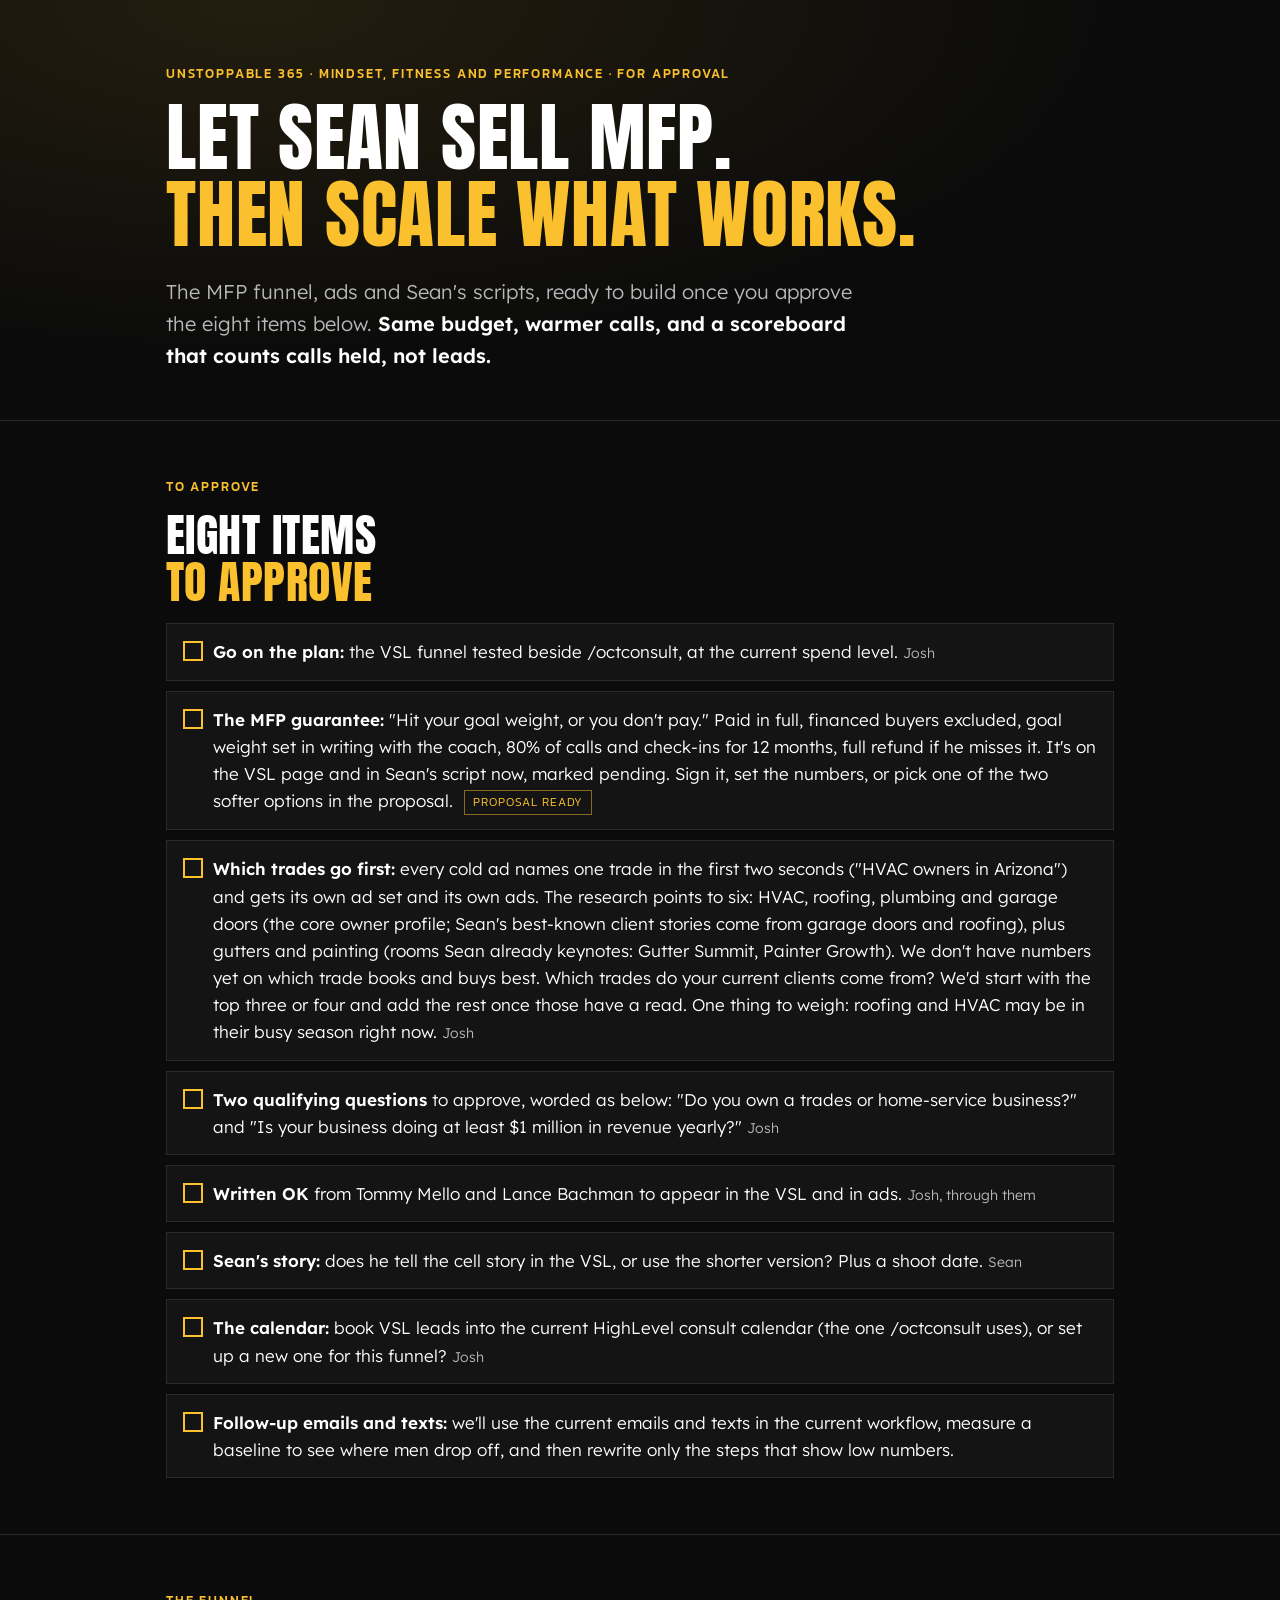
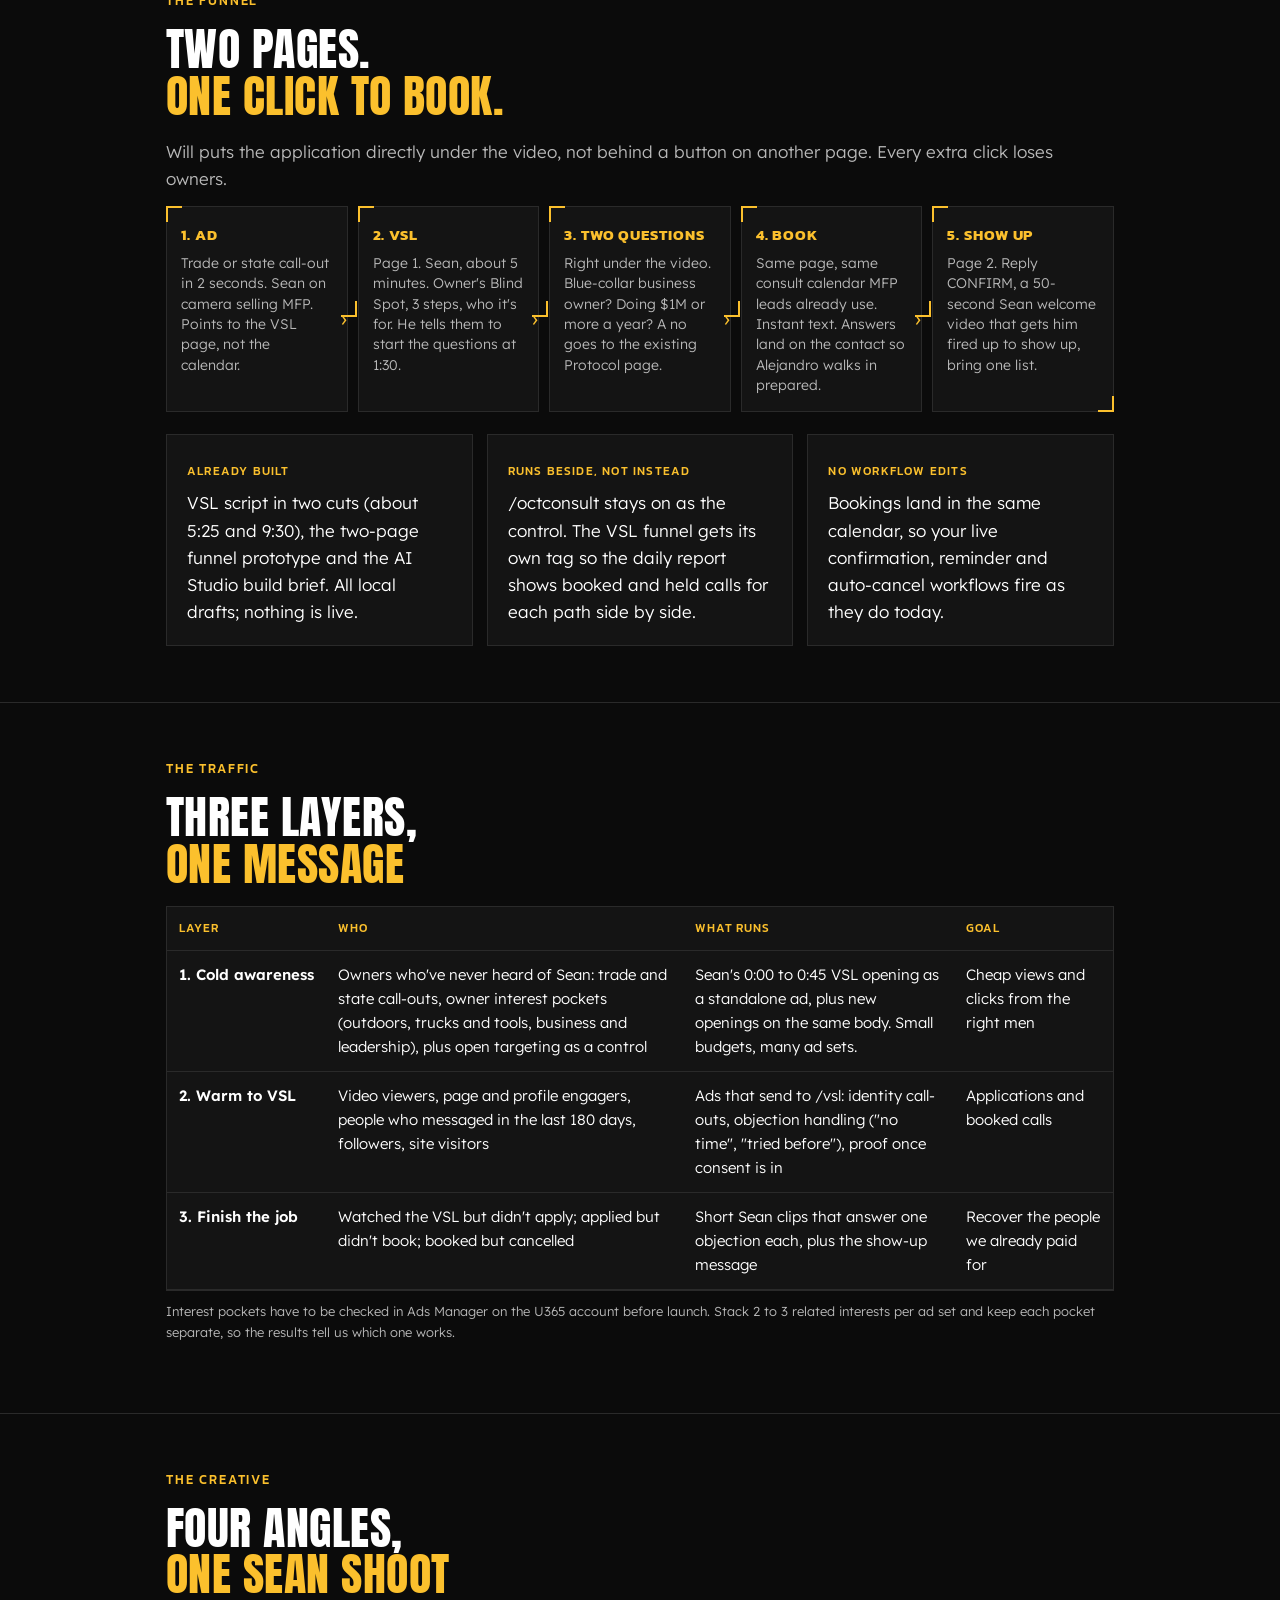
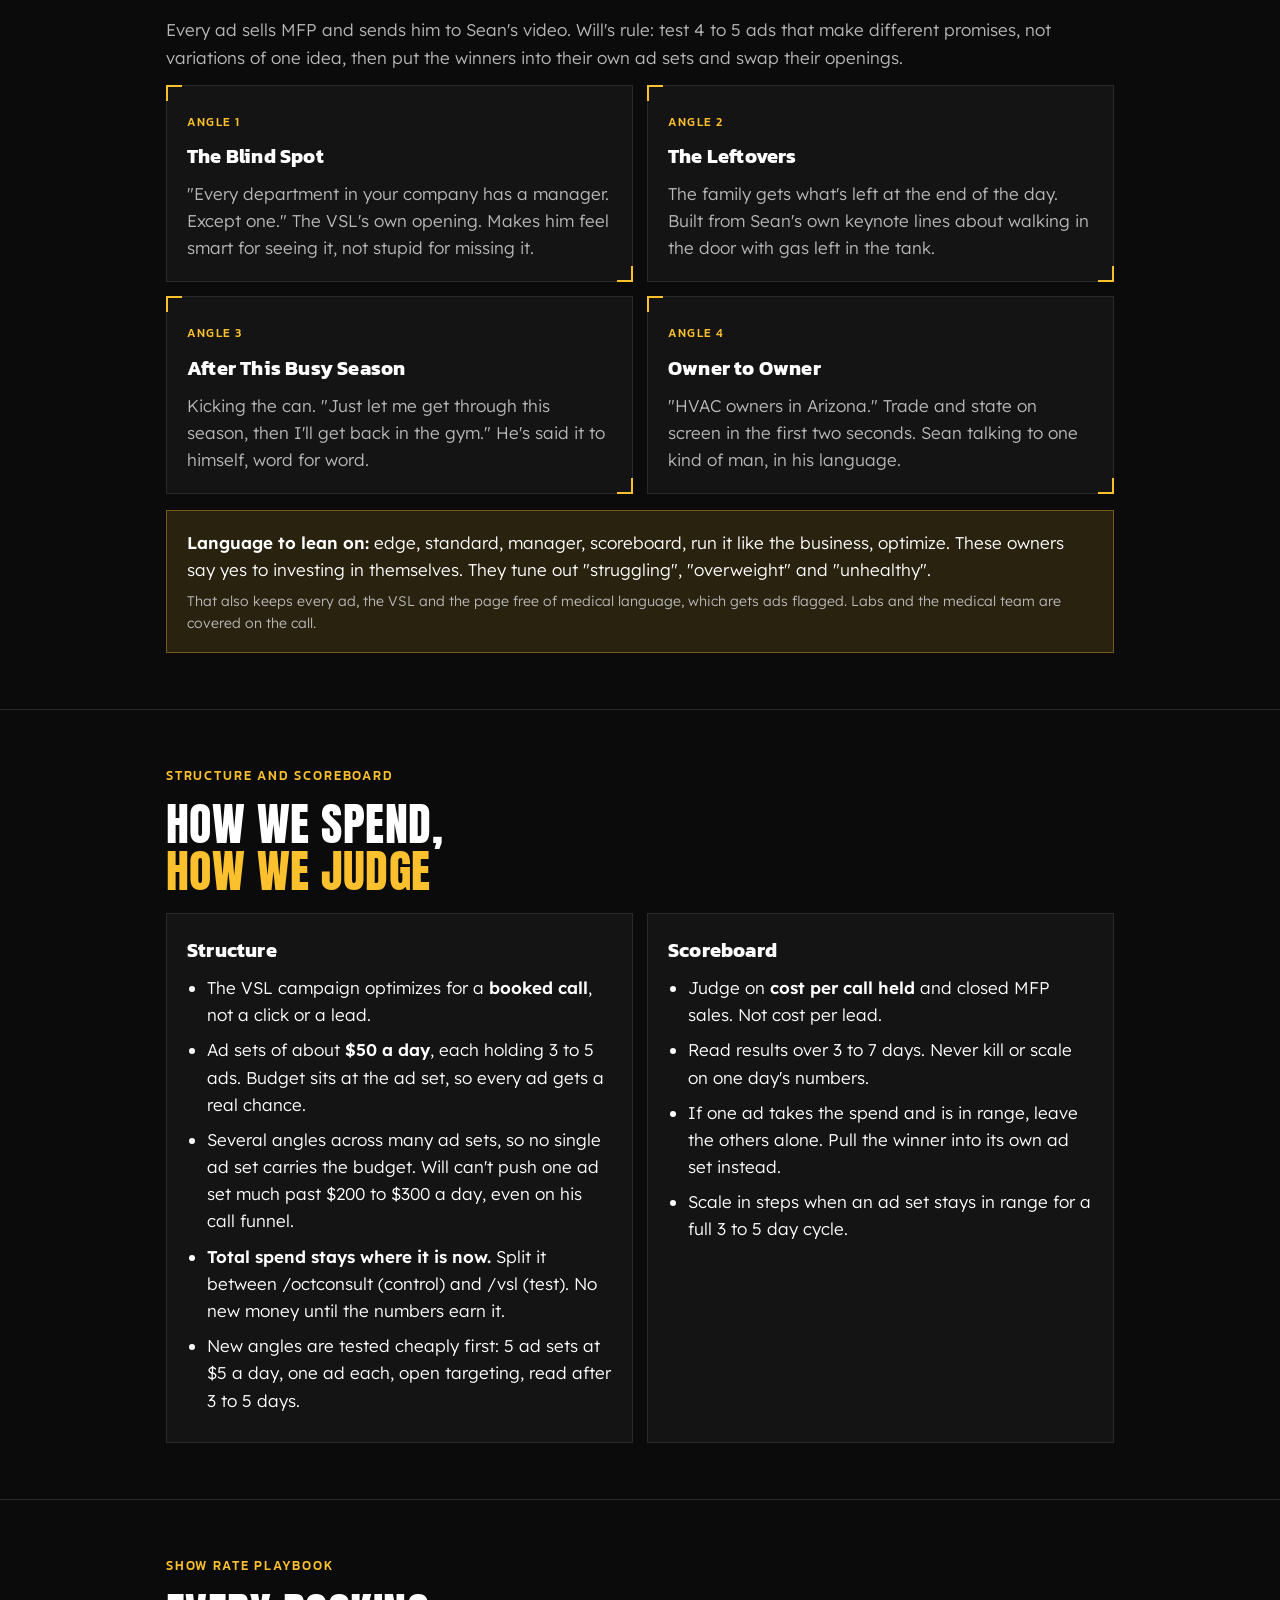
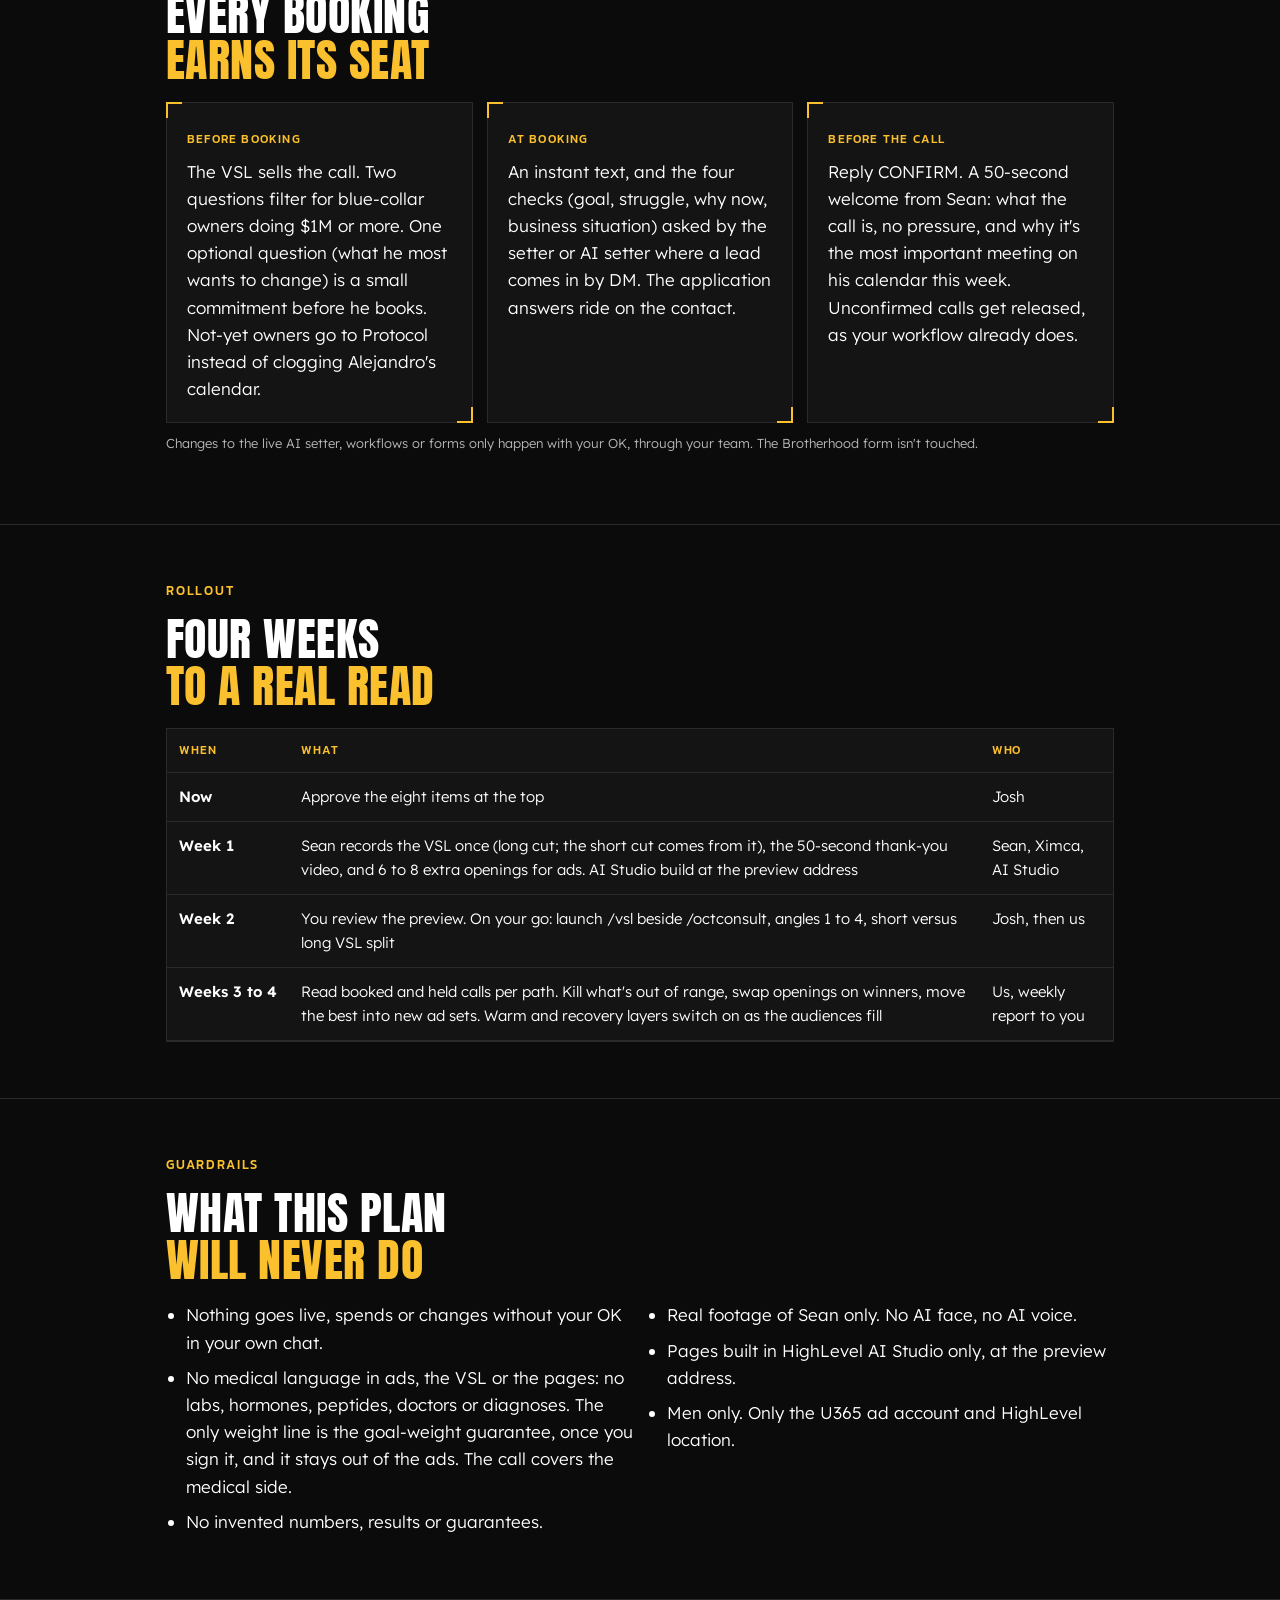
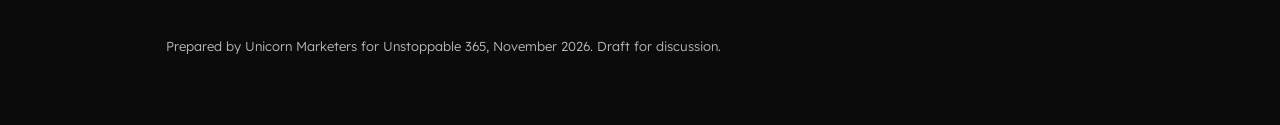
<file: pitch/index.html>
<!doctype html>
<html lang="en">
<head>
<meta name="robots" content="noindex, nofollow">
<meta charset="utf-8">
<meta name="viewport" content="width=device-width, initial-scale=1">
<title>U365 MFP Plan</title>
<link rel="preconnect" href="https://fonts.googleapis.com">
<link rel="preconnect" href="https://fonts.gstatic.com" crossorigin>
<link href="https://fonts.googleapis.com/css2?family=Anton&family=Kanit:wght@500;700&family=Lexend+Deca:wght@300;400;600&display=swap" rel="stylesheet">
<style>
  :root {
    --bg: #0B0B0B;
    --bg-2: #141414;
    --bg-3: #1C1C1C;
    --line: #2A2A2A;
    --text: #FFFFFF;
    --muted: #B8B8B8;
    --gold: #FBC02D;
    --gold-dim: rgba(251, 192, 45, 0.12);
    --red: #E5484D;
    --green: #3DD68C;
  }
  * { box-sizing: border-box; }
  html { -webkit-text-size-adjust: 100%; }
  body {
    margin: 0;
    background: var(--bg);
    color: var(--text);
    font-family: "Lexend Deca", system-ui, sans-serif;
    font-weight: 300;
    line-height: 1.6;
    font-size: 17px;
  }
  .wrap { max-width: 980px; margin: 0 auto; padding: 0 16px; }
  header.hero {
    border-bottom: 1px solid var(--line);
    padding: 64px 0 48px;
    background: radial-gradient(ellipse at 20% 0%, rgba(251,192,45,0.10), transparent 60%), var(--bg);
  }
  .eyebrow {
    font-family: "Kanit", sans-serif; font-weight: 500; letter-spacing: 0.14em;
    text-transform: uppercase; color: var(--gold); font-size: 13px; margin: 0 0 14px;
  }
  h1, h2 {
    font-family: "Anton", Impact, sans-serif; font-weight: 400; text-transform: uppercase;
    line-height: 1.02; margin: 0; letter-spacing: 0.01em;
  }
  h1 { font-size: clamp(40px, 8vw, 76px); }
  h1 .gold, h2 .gold { color: var(--gold); }
  h2 { font-size: clamp(30px, 5vw, 46px); margin-bottom: 18px; }
  h3 {
    font-family: "Kanit", sans-serif; font-weight: 700; font-size: 20px; margin: 0 0 8px;
    letter-spacing: 0.01em;
  }
  .lede { font-size: 20px; color: var(--muted); max-width: 720px; margin: 22px 0 0; }
  .lede strong { color: var(--text); font-weight: 600; }
  section { padding: 56px 0; border-bottom: 1px solid var(--line); }
  p { margin: 0 0 14px; }
  strong { font-weight: 600; }
  .muted { color: var(--muted); }
  .small { font-size: 14px; }
  .gold { color: var(--gold); }

  /* numbers strip */
  .stats { display: grid; grid-template-columns: repeat(4, 1fr); gap: 12px; margin-top: 28px; }
  .stat { background: var(--bg-2); border: 1px solid var(--line); padding: 18px 16px; position: relative; }
  .stat .n { font-family: "Anton", sans-serif; font-size: 40px; line-height: 1; }
  .stat .l { color: var(--muted); font-size: 14px; margin-top: 6px; }
  .stat.alert .n { color: var(--red); }
  .note { font-size: 13px; color: var(--muted); margin-top: 10px; }

  /* cards */
  .grid-2 { display: grid; grid-template-columns: 1fr 1fr; gap: 14px; }
  .grid-3 { display: grid; grid-template-columns: repeat(3, 1fr); gap: 14px; }
  .card { background: var(--bg-2); border: 1px solid var(--line); padding: 20px; position: relative; }
  .card p:last-child { margin-bottom: 0; }
  .card .tag {
    display: inline-block; font-family: "Kanit", sans-serif; font-weight: 500; font-size: 12px;
    letter-spacing: 0.1em; text-transform: uppercase; color: var(--gold); margin-bottom: 8px;
  }
  .notch::before, .notch::after {
    content: ""; position: absolute; width: 14px; height: 14px; border-color: var(--gold); border-style: solid;
  }
  .notch::before { top: -1px; left: -1px; border-width: 2px 0 0 2px; }
  .notch::after { bottom: -1px; right: -1px; border-width: 0 2px 2px 0; }

  /* lessons list */
  ol.lessons { list-style: none; padding: 0; margin: 0; counter-reset: l; display: grid; gap: 12px; }
  ol.lessons li {
    counter-increment: l; background: var(--bg-2); border: 1px solid var(--line);
    padding: 18px 18px 18px 64px; position: relative;
  }
  ol.lessons li::before {
    content: counter(l, decimal-leading-zero); position: absolute; left: 18px; top: 16px;
    font-family: "Anton", sans-serif; font-size: 26px; color: var(--gold);
  }
  ol.lessons .so { display: block; margin-top: 8px; color: var(--muted); font-size: 15px; }
  ol.lessons .so b { color: var(--gold); font-weight: 600; }

  /* funnel flow */
  .flow { display: grid; grid-template-columns: repeat(5, 1fr); gap: 10px; margin: 8px 0 22px; }
  .step { background: var(--bg-2); border: 1px solid var(--line); padding: 16px 14px; position: relative; }
  .step .k { font-family: "Kanit", sans-serif; font-weight: 700; font-size: 15px; text-transform: uppercase; color: var(--gold); letter-spacing: 0.06em; }
  .step .t { font-size: 14px; color: var(--muted); margin-top: 6px; line-height: 1.45; }
  .step:not(:last-child)::after {
    content: "\203A"; position: absolute; right: -10px; top: 50%; transform: translateY(-50%);
    color: var(--gold); font-size: 22px; z-index: 1;
  }

  /* table */
  .tbl { width: 100%; border-collapse: collapse; font-size: 15px; }
  .tbl th, .tbl td { text-align: left; padding: 12px 12px; border-bottom: 1px solid var(--line); vertical-align: top; }
  .tbl th { font-family: "Kanit", sans-serif; font-weight: 500; text-transform: uppercase; letter-spacing: 0.08em; font-size: 12px; color: var(--gold); }
  .tbl td:first-child { font-weight: 600; white-space: nowrap; }
  .tbl-wrap { overflow-x: auto; border: 1px solid var(--line); background: var(--bg-2); }

  /* checklist */
  ul.check { list-style: none; padding: 0; margin: 0; display: grid; gap: 10px; }
  ul.check li { padding: 14px 16px 14px 46px; background: var(--bg-2); border: 1px solid var(--line); position: relative; }
  ul.check li::before {
    content: ""; position: absolute; left: 16px; top: 17px; width: 16px; height: 16px;
    border: 2px solid var(--gold);
  }
  ul.check li .who { color: var(--muted); font-size: 14px; }

  ul.plain { margin: 0; padding-left: 20px; }
  ul.plain li { margin-bottom: 8px; }

  .quote {
    border-left: 3px solid var(--gold); padding: 6px 0 6px 18px; margin: 18px 0;
    font-family: "Kanit", sans-serif; font-weight: 500; font-size: 22px; line-height: 1.3;
  }
  .warn { background: rgba(229,72,77,0.08); border: 1px solid rgba(229,72,77,0.35); padding: 18px 20px; }
  .warn h3 { color: #FF8A8E; }
  .callout { background: var(--gold-dim); border: 1px solid rgba(251,192,45,0.35); padding: 18px 20px; }
  .pill { display: inline-block; font-size: 12px; font-family: "Kanit", sans-serif; letter-spacing: 0.08em; text-transform: uppercase; padding: 2px 8px; border: 1px solid var(--line); color: var(--muted); margin-left: 6px; vertical-align: middle; }
  .pill.pending { border-color: rgba(251,192,45,0.5); color: var(--gold); }

  footer { padding: 36px 0 60px; color: var(--muted); font-size: 13px; }
  footer p { margin-bottom: 8px; }

  @media (max-width: 860px) {
    .flow { grid-template-columns: 1fr; }
    .step:not(:last-child)::after { content: "\2304"; right: auto; left: 50%; top: auto; bottom: -16px; transform: translateX(-50%); }
    .grid-3 { grid-template-columns: 1fr; }
  }
  @media (max-width: 680px) {
    body { font-size: 16px; }
    .stats { grid-template-columns: 1fr 1fr; }
    .grid-2 { grid-template-columns: 1fr; }
    header.hero { padding: 44px 0 36px; }
    section { padding: 44px 0; }
    .tbl td:first-child { white-space: normal; }
  }
</style>
</head>
<body>

<header class="hero">
  <div class="wrap">
    <p class="eyebrow">Unstoppable 365 &middot; Mindset, Fitness and Performance &middot; For approval</p>
    <h1>Let Sean sell MFP.<br><span class="gold">Then scale what works.</span></h1>
    <p class="lede">The MFP funnel, ads and Sean's scripts, ready to build once you approve the eight items below. <strong>Same budget, warmer calls, and a scoreboard that counts calls held, not leads.</strong></p>
  </div>
</header>

<section>
  <div class="wrap">
    <p class="eyebrow">To approve</p>
    <h2>Eight items<br><span class="gold">to approve</span></h2>
    <ul class="check">
      <li><strong>Go on the plan:</strong> the VSL funnel tested beside /octconsult, at the current spend level. <span class="who">Josh</span></li>
      <li><strong>The MFP guarantee:</strong> "Hit your goal weight, or you don't pay." Paid in full, financed buyers excluded, goal weight set in writing with the coach, 80% of calls and check-ins for 12 months, full refund if he misses it. It's on the VSL page and in Sean's script now, marked pending. Sign it, set the numbers, or pick one of the two softer options in the proposal. <span class="pill pending">Proposal ready</span></li>
      <li><strong>Which trades go first:</strong> every cold ad names one trade in the first two seconds ("HVAC owners in Arizona") and gets its own ad set and its own ads. The research points to six: HVAC, roofing, plumbing and garage doors (the core owner profile; Sean's best-known client stories come from garage doors and roofing), plus gutters and painting (rooms Sean already keynotes: Gutter Summit, Painter Growth). We don't have numbers yet on which trade books and buys best. Which trades do your current clients come from? We'd start with the top three or four and add the rest once those have a read. One thing to weigh: roofing and HVAC may be in their busy season right now. <span class="who">Josh</span></li>
      <li><strong>Two qualifying questions</strong> to approve, worded as below: "Do you own a trades or home-service business?" and "Is your business doing at least $1 million in revenue yearly?" <span class="who">Josh</span></li>
      <li><strong>Written OK</strong> from Tommy Mello and Lance Bachman to appear in the VSL and in ads. <span class="who">Josh, through them</span></li>
      <li><strong>Sean's story:</strong> does he tell the cell story in the VSL, or use the shorter version? Plus a shoot date. <span class="who">Sean</span></li>
      <li><strong>The calendar:</strong> book VSL leads into the current HighLevel consult calendar (the one /octconsult uses), or set up a new one for this funnel? <span class="who">Josh</span></li>
      <li><strong>Follow-up emails and texts:</strong> we'll use the current emails and texts in the current workflow, measure a baseline to see where men drop off, and then rewrite only the steps that show low numbers.</li>
    </ul>
  </div>
</section>


<section>
  <div class="wrap">
    <p class="eyebrow">The funnel</p>
    <h2>Two pages.<br><span class="gold">One click to book.</span></h2>
    <p class="muted">Will puts the application directly under the video, not behind a button on another page. Every extra click loses owners.</p>
    <div class="flow">
      <div class="step notch"><div class="k">1. Ad</div><div class="t">Trade or state call-out in 2 seconds. Sean on camera selling MFP. Points to the VSL page, not the calendar.</div></div>
      <div class="step notch"><div class="k">2. VSL</div><div class="t">Page 1. Sean, about 5 minutes. Owner's Blind Spot, 3 steps, who it's for. He tells them to start the questions at 1:30.</div></div>
      <div class="step notch"><div class="k">3. Two questions</div><div class="t">Right under the video. Blue-collar business owner? Doing $1M or more a year? A no goes to the existing Protocol page.</div></div>
      <div class="step notch"><div class="k">4. Book</div><div class="t">Same page, same consult calendar MFP leads already use. Instant text. Answers land on the contact so Alejandro walks in prepared.</div></div>
      <div class="step notch"><div class="k">5. Show up</div><div class="t">Page 2. Reply CONFIRM, a 50-second Sean welcome video that gets him fired up to show up, bring one list.</div></div>
    </div>
    <div class="grid-3">
      <div class="card">
        <span class="tag">Already built</span>
        <p>VSL script in two cuts (about 5:25 and 9:30), the two-page funnel prototype and the AI Studio build brief. All local drafts; nothing is live.</p>
      </div>
      <div class="card">
        <span class="tag">Runs beside, not instead</span>
        <p>/octconsult stays on as the control. The VSL funnel gets its own tag so the daily report shows booked and held calls for each path side by side.</p>
      </div>
      <div class="card">
        <span class="tag">No workflow edits</span>
        <p>Bookings land in the same calendar, so your live confirmation, reminder and auto-cancel workflows fire as they do today.</p>
      </div>
    </div>
  </div>
</section>

<section>
  <div class="wrap">
    <p class="eyebrow">The traffic</p>
    <h2>Three layers,<br><span class="gold">one message</span></h2>
    <div class="tbl-wrap">
      <table class="tbl">
        <thead><tr><th>Layer</th><th>Who</th><th>What runs</th><th>Goal</th></tr></thead>
        <tbody>
          <tr><td>1. Cold awareness</td><td>Owners who've never heard of Sean: trade and state call-outs, owner interest pockets (outdoors, trucks and tools, business and leadership), plus open targeting as a control</td><td>Sean's 0:00 to 0:45 VSL opening as a standalone ad, plus new openings on the same body. Small budgets, many ad sets.</td><td>Cheap views and clicks from the right men</td></tr>
          <tr><td>2. Warm to VSL</td><td>Video viewers, page and profile engagers, people who messaged in the last 180 days, followers, site visitors</td><td>Ads that send to /vsl: identity call-outs, objection handling ("no time", "tried before"), proof once consent is in</td><td>Applications and booked calls</td></tr>
          <tr><td>3. Finish the job</td><td>Watched the VSL but didn't apply; applied but didn't book; booked but cancelled</td><td>Short Sean clips that answer one objection each, plus the show-up message</td><td>Recover the people we already paid for</td></tr>
        </tbody>
      </table>
    </div>
    <p class="note">Interest pockets have to be checked in Ads Manager on the U365 account before launch. Stack 2 to 3 related interests per ad set and keep each pocket separate, so the results tell us which one works.</p>
  </div>
</section>

<section>
  <div class="wrap">
    <p class="eyebrow">The creative</p>
    <h2>Four angles,<br><span class="gold">one Sean shoot</span></h2>
    <p class="muted">Every ad sells MFP and sends him to Sean's video. Will's rule: test 4 to 5 ads that make different promises, not variations of one idea, then put the winners into their own ad sets and swap their openings.</p>
    <div class="grid-2">
      <div class="card notch">
        <span class="tag">Angle 1</span>
        <h3>The Blind Spot</h3>
        <p class="muted">"Every department in your company has a manager. Except one." The VSL's own opening. Makes him feel smart for seeing it, not stupid for missing it.</p>
      </div>
      <div class="card notch">
        <span class="tag">Angle 2</span>
        <h3>The Leftovers</h3>
        <p class="muted">The family gets what's left at the end of the day. Built from Sean's own keynote lines about walking in the door with gas left in the tank.</p>
      </div>
      <div class="card notch">
        <span class="tag">Angle 3</span>
        <h3>After This Busy Season</h3>
        <p class="muted">Kicking the can. "Just let me get through this season, then I'll get back in the gym." He's said it to himself, word for word.</p>
      </div>
      <div class="card notch">
        <span class="tag">Angle 4</span>
        <h3>Owner to Owner</h3>
        <p class="muted">"HVAC owners in Arizona." Trade and state on screen in the first two seconds. Sean talking to one kind of man, in his language.</p>
      </div>
    </div>
    <div class="callout" style="margin-top:16px">
      <p style="margin-bottom:6px"><strong>Language to lean on:</strong> edge, standard, manager, scoreboard, run it like the business, optimize. These owners say yes to investing in themselves. They tune out "struggling", "overweight" and "unhealthy".</p>
      <p class="small muted" style="margin:0">That also keeps every ad, the VSL and the page free of medical language, which gets ads flagged. Labs and the medical team are covered on the call.</p>
    </div>
  </div>
</section>

<section>
  <div class="wrap">
    <p class="eyebrow">Structure and scoreboard</p>
    <h2>How we spend,<br><span class="gold">how we judge</span></h2>
    <div class="grid-2">
      <div class="card">
        <h3>Structure</h3>
        <ul class="plain">
          <li>The VSL campaign optimizes for a <strong>booked call</strong>, not a click or a lead.</li>
          <li>Ad sets of about <strong>$50 a day</strong>, each holding 3 to 5 ads. Budget sits at the ad set, so every ad gets a real chance.</li>
          <li>Several angles across many ad sets, so no single ad set carries the budget. Will can't push one ad set much past $200 to $300 a day, even on his call funnel.</li>
          <li><strong>Total spend stays where it is now.</strong> Split it between /octconsult (control) and /vsl (test). No new money until the numbers earn it.</li>
          <li>New angles are tested cheaply first: 5 ad sets at $5 a day, one ad each, open targeting, read after 3 to 5 days.</li>
        </ul>
      </div>
      <div class="card">
        <h3>Scoreboard</h3>
        <ul class="plain">
          <li>Judge on <strong>cost per call held</strong> and closed MFP sales. Not cost per lead.</li>
          <li>Read results over 3 to 7 days. Never kill or scale on one day's numbers.</li>
          <li>If one ad takes the spend and is in range, leave the others alone. Pull the winner into its own ad set instead.</li>
          <li>Scale in steps when an ad set stays in range for a full 3 to 5 day cycle.</li>
        </ul>
      </div>
    </div>
  </div>
</section>

<section>
  <div class="wrap">
    <p class="eyebrow">Show rate playbook</p>
    <h2>Every booking<br><span class="gold">earns its seat</span></h2>
    <div class="grid-3">
      <div class="card notch">
        <span class="tag">Before booking</span>
        <p>The VSL sells the call. Two questions filter for blue-collar owners doing $1M or more. One optional question (what he most wants to change) is a small commitment before he books. Not-yet owners go to Protocol instead of clogging Alejandro's calendar.</p>
      </div>
      <div class="card notch">
        <span class="tag">At booking</span>
        <p>An instant text, and the four checks (goal, struggle, why now, business situation) asked by the setter or AI setter where a lead comes in by DM. The application answers ride on the contact.</p>
      </div>
      <div class="card notch">
        <span class="tag">Before the call</span>
        <p>Reply CONFIRM. A 50-second welcome from Sean: what the call is, no pressure, and why it's the most important meeting on his calendar this week. Unconfirmed calls get released, as your workflow already does.</p>
      </div>
    </div>
    <p class="note">Changes to the live AI setter, workflows or forms only happen with your OK, through your team. The Brotherhood form isn't touched.</p>
  </div>
</section>

<section>
  <div class="wrap">
    <p class="eyebrow">Rollout</p>
    <h2>Four weeks<br><span class="gold">to a real read</span></h2>
    <div class="tbl-wrap">
      <table class="tbl">
        <thead><tr><th>When</th><th>What</th><th>Who</th></tr></thead>
        <tbody>
          <tr><td>Now</td><td>Approve the eight items at the top</td><td>Josh</td></tr>
          <tr><td>Week 1</td><td>Sean records the VSL once (long cut; the short cut comes from it), the 50-second thank-you video, and 6 to 8 extra openings for ads. AI Studio build at the preview address</td><td>Sean, Ximca, AI Studio</td></tr>
          <tr><td>Week 2</td><td>You review the preview. On your go: launch /vsl beside /octconsult, angles 1 to 4, short versus long VSL split</td><td>Josh, then us</td></tr>
          <tr><td>Weeks 3 to 4</td><td>Read booked and held calls per path. Kill what's out of range, swap openings on winners, move the best into new ad sets. Warm and recovery layers switch on as the audiences fill</td><td>Us, weekly report to you</td></tr>
        </tbody>
      </table>
    </div>
  </div>
</section>

<section>
  <div class="wrap">
    <p class="eyebrow">Guardrails</p>
    <h2>What this plan<br><span class="gold">will never do</span></h2>
    <div class="grid-2">
      <ul class="plain">
        <li>Nothing goes live, spends or changes without your OK in your own chat.</li>
        <li>No medical language in ads, the VSL or the pages: no labs, hormones, peptides, doctors or diagnoses. The only weight line is the goal-weight guarantee, once you sign it, and it stays out of the ads. The call covers the medical side.</li>
        <li>No invented numbers, results or guarantees.</li>
      </ul>
      <ul class="plain">
        <li>Real footage of Sean only. No AI face, no AI voice.</li>
        <li>Pages built in HighLevel AI Studio only, at the preview address.</li>
        <li>Men only. Only the U365 ad account and HighLevel location.</li>
      </ul>
    </div>
  </div>
</section>

<footer>
  <div class="wrap">
    <p>Prepared by Unicorn Marketers for Unstoppable 365, November 2026. Draft for discussion.</p>
  </div>
</footer>

</body>
</html>
</file>
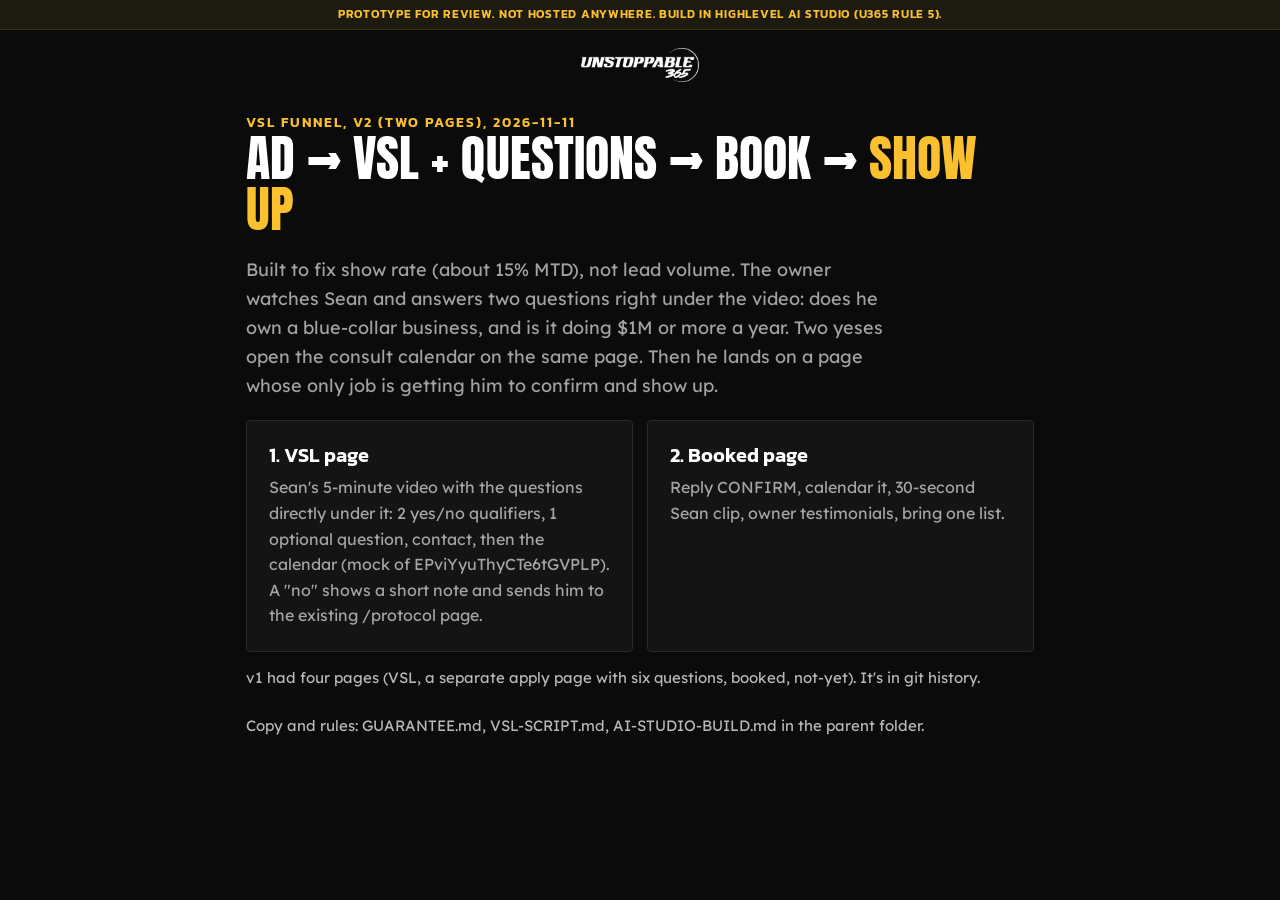
<file: site/index.html>
<!doctype html>
<html lang="en">
<head>
<meta name="robots" content="noindex, nofollow">
<meta charset="utf-8">
<meta name="viewport" content="width=device-width,initial-scale=1">
<title>U365 VSL Funnel Review</title>
<meta name="robots" content="noindex,nofollow">
<link href="https://fonts.googleapis.com/css2?family=Anton&family=Kanit:wght@500;600;700&family=Lexend+Deca:wght@400;500;700&display=swap" rel="stylesheet">
<link rel="stylesheet" href="assets/css/u365.css">
</head>
<body>
<div class="proto">Prototype for review. Not hosted anywhere. Build in HighLevel AI Studio (U365 rule 5).</div>
<header class="topbar"><img src="assets/img/u365-wordmark-white.png" alt="Unstoppable 365"></header>
<section style="padding-top:26px">
  <div class="wrap hub" style="max-width:820px">
    <div class="eyebrow">VSL funnel, v2 (two pages), 2026-11-11</div>
    <h2>Ad &rarr; VSL + questions &rarr; book &rarr; <span class="gold">show up</span></h2>
    <p class="lede">Built to fix show rate (about 15% MTD), not lead volume. The owner watches Sean and answers two questions right under the video: does he own a blue-collar business, and is it doing $1M or more a year. Two yeses open the consult calendar on the same page. Then he lands on a page whose only job is getting him to confirm and show up.</p>
    <div class="grid g2" style="margin-top:20px">
      <a class="card" href="vsl/index.html"><h3>1. VSL page</h3><p>Sean's 5-minute video with the questions directly under it: 2 yes/no qualifiers, 1 optional question, contact, then the calendar (mock of EPviYyuThyCTe6tGVPLP). A "no" shows a short note and sends him to the existing /protocol page.</p></a>
      <a class="card" href="confirmed/index.html"><h3>2. Booked page</h3><p>Reply CONFIRM, calendar it, 30-second Sean clip, owner testimonials, bring one list.</p></a>
    </div>
    <p class="micro" style="margin-top:14px">v1 had four pages (VSL, a separate apply page with six questions, booked, not-yet). It's in git history.</p>
    <p class="micro" style="margin-top:24px">Copy and rules: GUARANTEE.md, VSL-SCRIPT.md, AI-STUDIO-BUILD.md in the parent folder.</p>
  </div>
</section>
</body>
</html>
</file>
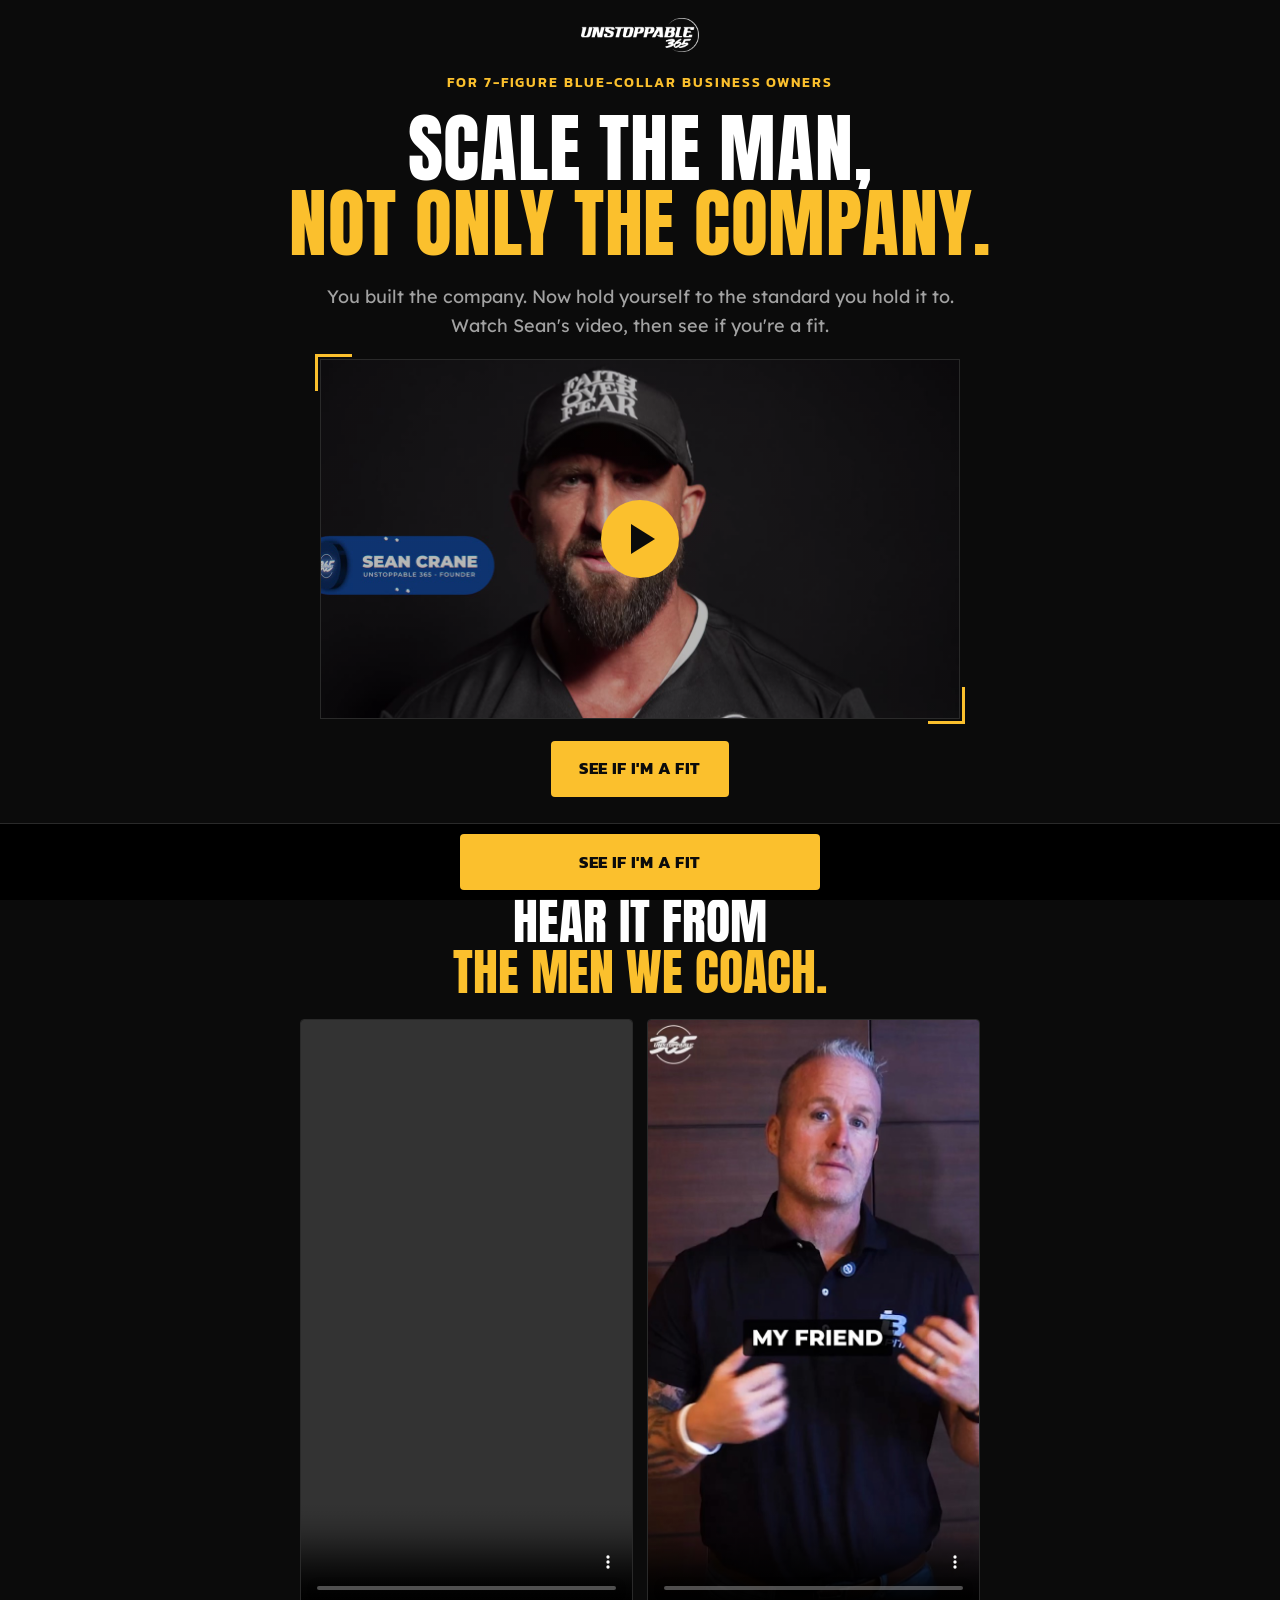
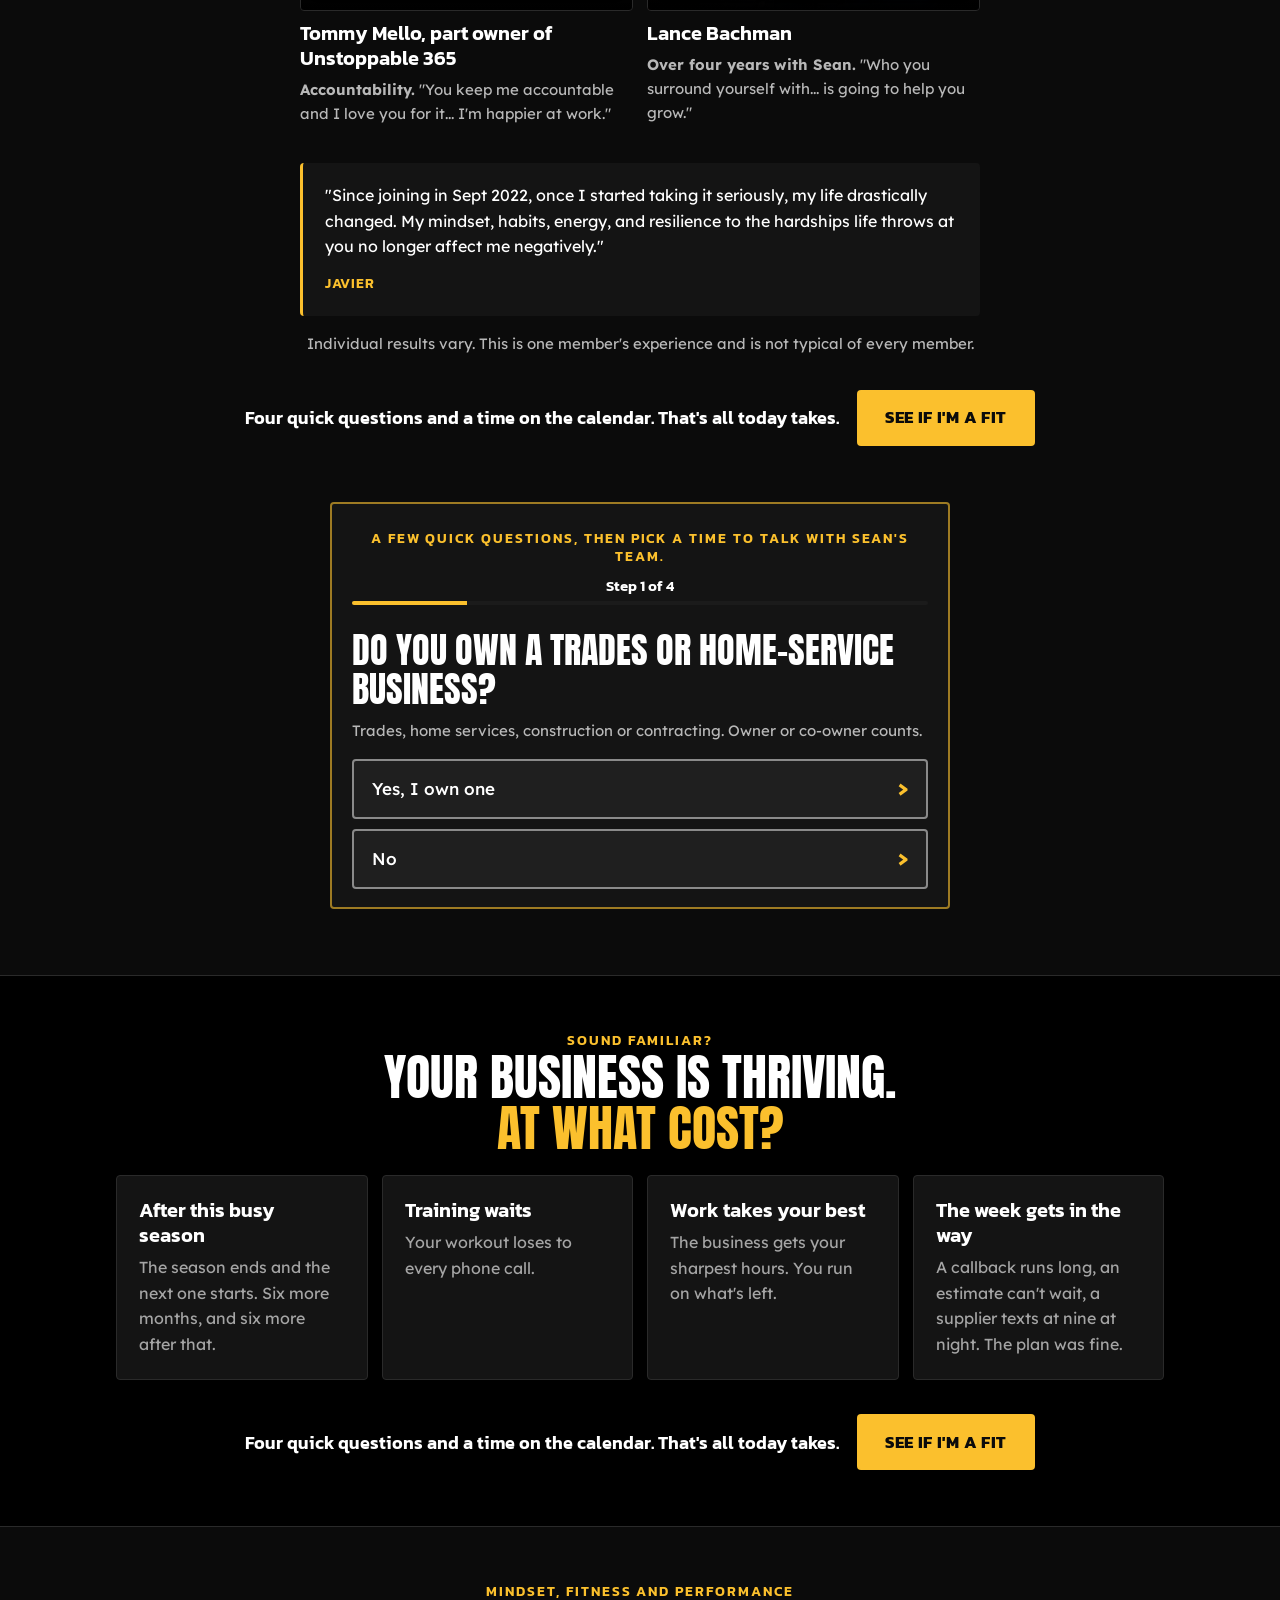
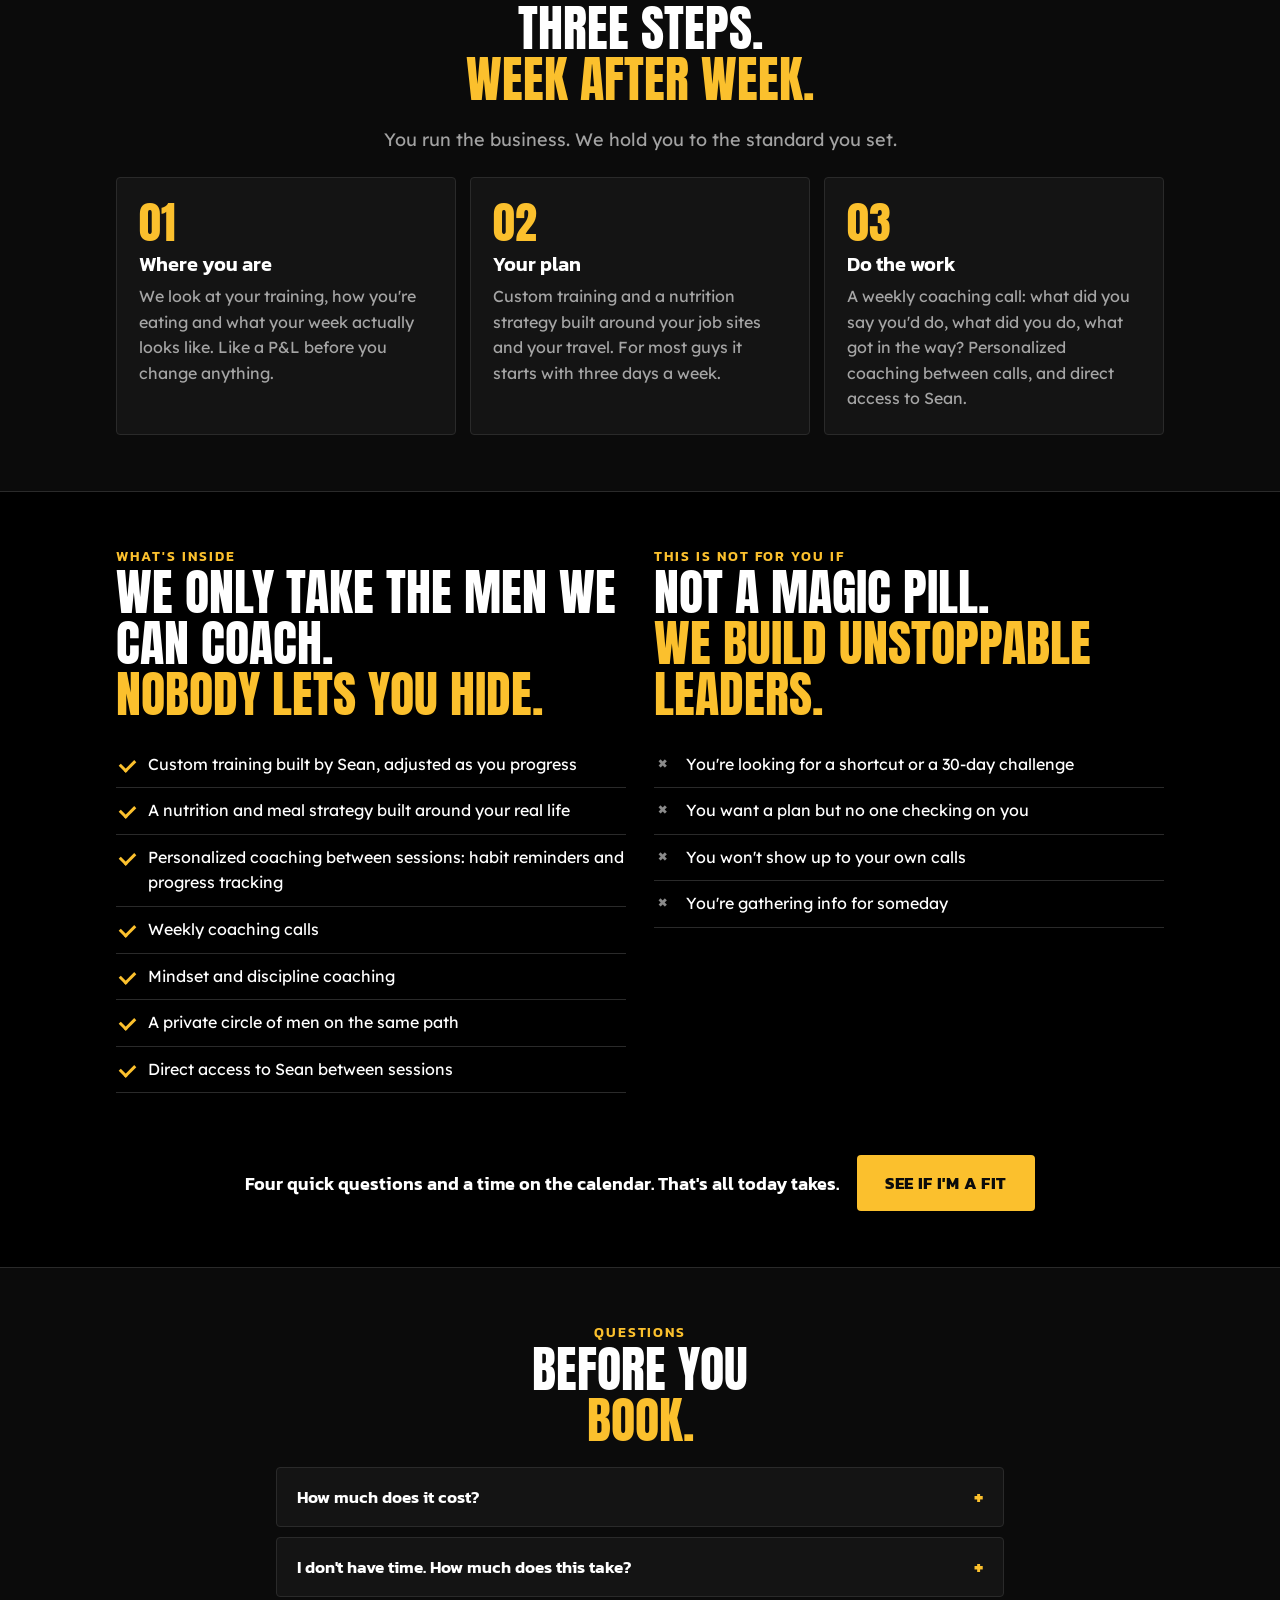
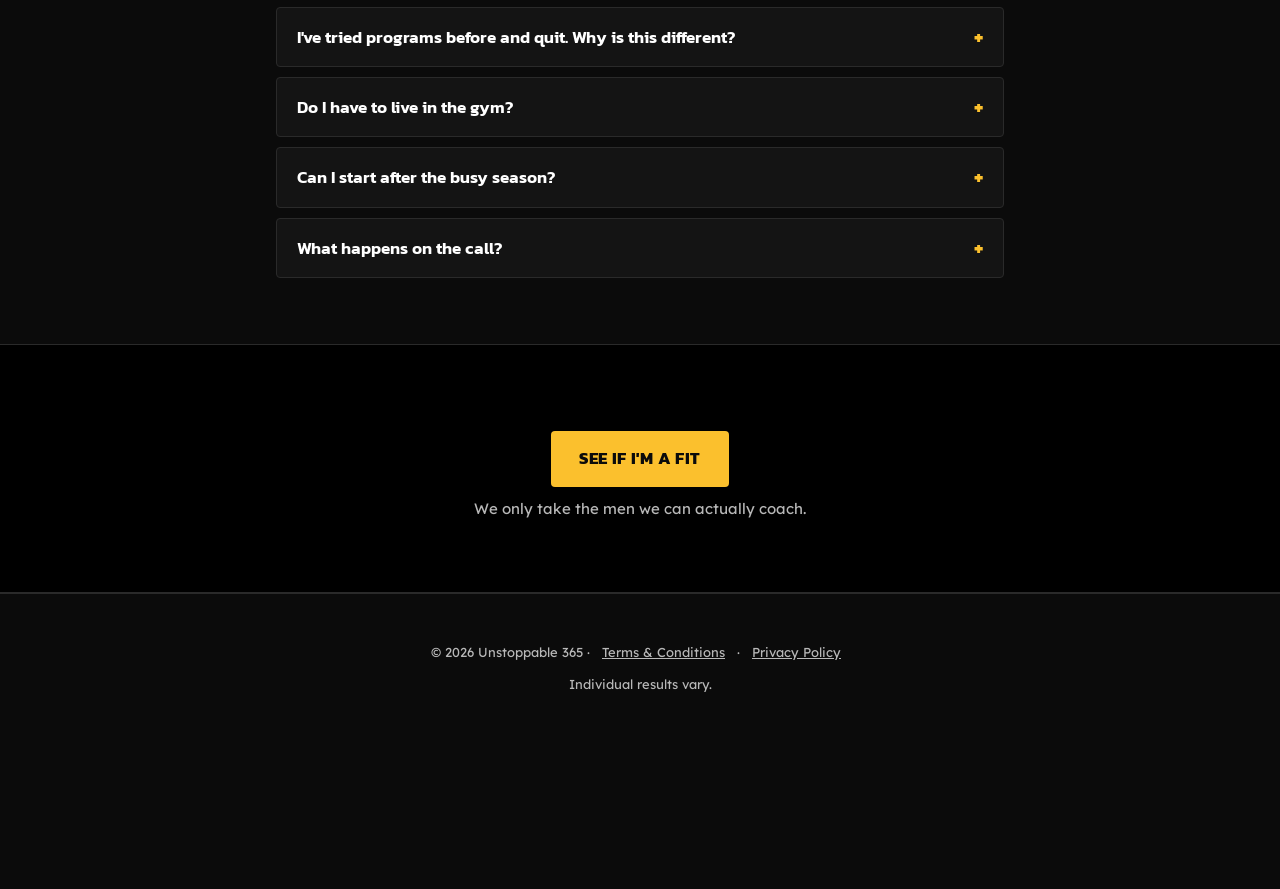
<file: site/vsl/index.html>
<!doctype html>
<html lang="en">
<head>
<meta name="robots" content="noindex, nofollow">
<meta charset="utf-8">
<meta name="viewport" content="width=device-width,initial-scale=1">
<title>Scale the Man, Not Only the Company | Unstoppable 365</title>
<meta name="description" content="A video from Sean Crane for 7-figure blue-collar business owners. See if Mindset, Fitness and Performance is a fit.">
<meta name="robots" content="noindex,nofollow">
<link rel="preconnect" href="https://fonts.googleapis.com"><link rel="preconnect" href="https://fonts.gstatic.com" crossorigin>
<link href="https://fonts.googleapis.com/css2?family=Anton&family=Kanit:wght@500;600;700&family=Lexend+Deca:wght@400;500;700&display=swap" rel="stylesheet">
<link rel="stylesheet" href="../assets/css/u365.css">
<script src="../assets/js/funnel.js" defer></script>
</head>
<body>
<header class="topbar"><img src="../assets/img/u365-wordmark-white.png" alt="Unstoppable 365"></header>

<section class="center hero">
  <div class="wrap">
    <div class="eyebrow">For 7-figure blue-collar business owners</div>
    <h1>Scale the man,<br><span class="gold">not only the company.</span></h1>
    <p class="lede">You built the company. Now hold yourself to the standard you hold it to. Watch Sean's video, then see if you're a fit.</p>
    <div class="vframe">
            <div class="vplace" style="background:linear-gradient(rgba(0,0,0,.28),rgba(0,0,0,.28)),url(../assets/img/poster-sean.jpg) center/cover no-repeat"><div class="play" aria-hidden="true"></div></div><!-- VSL PLAYER: swap this block for the recorded VSL (poster is a real frame of Sean from his /mfp pitch video). Until the VSL exists, the play icon does nothing. -->
    </div>
    <div class="center" style="margin-top:22px"><a class="btn" href="#apply">See If I'm a Fit</a></div>
  </div>
</section>

<section>
  <div class="wrap">
    <div class="center"><div class="eyebrow">From the Unstoppable 365 community</div><h2>Hear it from<br><span class="gold">the men we coach.</span></h2></div>
    <div class="grid g2 testi" style="margin-top:22px;max-width:680px;margin-left:auto;margin-right:auto">
      <div><video controls playsinline preload="none" src="https://assets.cdn.filesafe.space/bl8tiWd4PfK8I7evfp7p/media/6a4fb91b48f33735724abc02.mp4#t=0.5"></video><h3>Tommy Mello, part owner of Unstoppable 365</h3><p class="micro" style="margin-top:6px"><b>Accountability.</b> "You keep me accountable and I love you for it... I'm happier at work."</p></div>
      <div><video controls playsinline preload="none" poster="../assets/img/poster-lance.jpg" src="https://assets.cdn.filesafe.space/bl8tiWd4PfK8I7evfp7p/media/6a4fb91baa5bd78fc6f44a62.mp4"></video><h3>Lance Bachman</h3><p class="micro" style="margin-top:6px"><b>Over four years with Sean.</b> "Who you surround yourself with... is going to help you grow."</p></div>
    </div>
    <div class="grid" style="margin-top:22px;max-width:680px;margin-left:auto;margin-right:auto">
      <div class="quote"><p>"Since joining in Sept 2022, once I started taking it seriously, my life drastically changed. My mindset, habits, energy, and resilience to the hardships life throws at you no longer affect me negatively."</p><b>Javier</b></div>
    </div>
    <p class="disclaim center">Individual results vary. This is one member's experience and is not typical of every member.</p>
    <div class="cta-band"><p>Four quick questions and a time on the calendar. That's all today takes.</p><a class="btn" href="#apply">See If I'm a Fit</a></div>
  </div>
</section>


<section id="apply-wrap" style="padding-top:0">
    <div id="apply" class="appshell inline">
    <div class="eyebrow center">A few quick questions, then pick a time to talk with Sean's team.</div>
    <p class="stepcount" aria-live="polite">Step 1 of 4</p>
    <div class="progress" aria-hidden="true"><i></i></div>

    <div class="step" data-step="owner">
      <p class="q">Do you own a trades or home-service business?</p>
      <p class="micro" style="margin:-8px 0 16px">Trades, home services, construction or contracting. Owner or co-owner counts.</p>
      <div class="opts">
        <button class="opt" aria-pressed="false" data-v="yes">Yes, I own one</button>
        <button class="opt" aria-pressed="false" data-v="no">No</button>
      </div>
    </div>

    <div class="step" data-step="revenue">
      <p class="q">Is your business doing at least $1 million in revenue yearly?</p>
      <div class="opts">
        <button class="opt" aria-pressed="false" data-v="yes">Yes, $1M or more</button>
        <button class="opt" aria-pressed="false" data-v="no">Not yet</button>
      </div>
      <br><button class="back" type="button">&larr; Back</button>
    </div>

    <div class="step" data-step="change">
      <p class="q">What's the one thing you most want to change?</p>
      <p class="micro" style="margin:-8px 0 16px">Optional. Bring it up on your call.</p>
      <div class="opts">
        <button class="opt" aria-pressed="false" data-v="energy">More energy through the whole day</button>
        <button class="opt" aria-pressed="false" data-v="focus">Sharper focus at work</button>
        <button class="opt" aria-pressed="false" data-v="body">More strength for the work</button>
        <button class="opt" aria-pressed="false" data-v="home">Being more present at home</button>
        <button class="opt" aria-pressed="false" data-v="discipline">Consistency and discipline</button>
      </div>
      <button class="skip" type="button">Skip this question</button>
      <br><button class="back" type="button">&larr; Back</button>
    </div>

    <div class="step" data-step="contact">
      <p class="q">Last step. Where should we send your call details?</p>
      <form id="contact-form" novalidate>
        <label class="f" for="first">First name</label><input class="in" id="first" name="first" autocomplete="given-name">
        <label class="f" for="email">Email</label><input class="in" id="email" name="email" type="email" autocomplete="email">
        <label class="f" for="phone">Mobile</label><input class="in" id="phone" name="phone" type="tel" autocomplete="tel" inputmode="tel">
        <label class="consent"><input type="checkbox" name="sms"><span>Text me about my call. By checking this box you agree to receive texts from Unstoppable 365 about your consultation. Msg and data rates may apply. Reply STOP to opt out.</span></label>
        <button class="btn block" type="submit">Pick my time</button>
        <p class="micro center" style="margin-top:10px">We only use this to confirm your call.</p>
        <div class="err" role="alert"></div>
      </form>
      <button class="back" type="button">&larr; Back</button>
    </div>

    <div class="step" data-step="calendar">
      <p class="q">Pick a time for your call</p>
      <p class="micro" style="margin:-8px 0 12px">Zoom call with the Unstoppable 365 team.</p>
      <div class="cal-embed"><iframe id="ghl-cal" title="Pick a time for your call"></iframe></div>
      <button class="back" type="button">&larr; Back</button>
    </div>

        <div class="step" data-step="notyet" data-offflow>
      <p class="q">Not this one. <span class="gold">Not yet.</span></p>
      <p id="why" class="lede" style="margin:0 0 18px">Mindset, Fitness and Performance is built for owners running seven-figure blue-collar companies. Here's a better place to start today.</p>
      <div class="card" style="padding:24px">
        <div class="eyebrow">Start here</div>
        <h3 style="margin-top:6px">The Unstoppable Protocol</h3>
        <p>Custom workouts, a 24/7 health coach and the Unstoppable 365 app. $97 a month, cancel anytime.</p>
        <a class="btn block" href="https://unstoppable365.com/protocol" data-carry style="margin-top:14px">See the Protocol</a>
      </div>
      <button class="back restart" type="button">&larr; Change my answers</button>
    </div>
  </div>
</section>

<section class="alt">
  <div class="wrap">
    <div class="center"><div class="eyebrow">Sound familiar?</div><h2>Your business is thriving.<br><span class="gold">At what cost?</span></h2></div>
    <div class="grid g4" style="margin-top:22px">
      <div class="card"><h3>After this busy season</h3><p>The season ends and the next one starts. Six more months, and six more after that.</p></div>
      <div class="card"><h3>Training waits</h3><p>Your workout loses to every phone call.</p></div>
      <div class="card"><h3>Work takes your best</h3><p>The business gets your sharpest hours. You run on what's left.</p></div>
      <div class="card"><h3>The week gets in the way</h3><p>A callback runs long, an estimate can't wait, a supplier texts at nine at night. The plan was fine.</p></div>
    </div>
    <div class="cta-band"><p>Four quick questions and a time on the calendar. That's all today takes.</p><a class="btn" href="#apply">See If I'm a Fit</a></div>
  </div>
</section>

<section>
  <div class="wrap">
    <div class="center"><div class="eyebrow">Mindset, Fitness and Performance</div><h2>Three steps.<br><span class="gold">Week after week.</span></h2>
    <p class="lede">You run the business. We hold you to the standard you set.</p></div>
    <div class="grid g3" style="margin-top:22px">
      <div class="card"><div class="num">01</div><h3>Where you are</h3><p>We look at your training, how you're eating and what your week actually looks like. Like a P&amp;L before you change anything.</p></div>
      <div class="card"><div class="num">02</div><h3>Your plan</h3><p>Custom training and a nutrition strategy built around your job sites and your travel. For most guys it starts with three days a week.</p></div>
      <div class="card"><div class="num">03</div><h3>Do the work</h3><p>A weekly coaching call: what did you say you'd do, what did you do, what got in the way? Personalized coaching between calls, and direct access to Sean.</p></div>
    </div>
  </div>
</section>

<section class="alt">
  <div class="wrap grid g2" style="gap:28px">
    <div>
      <div class="eyebrow">What's inside</div>
      <h2>We only take the men we can coach.<br><span class="gold">Nobody lets you hide.</span></h2>
      <ul class="ticks">
        <li>Custom training built by Sean, adjusted as you progress</li>
        <li>A nutrition and meal strategy built around your real life</li>
        <li>Personalized coaching between sessions: habit reminders and progress tracking</li>
        <li>Weekly coaching calls</li>
        <li>Mindset and discipline coaching</li>
        <li>A private circle of men on the same path</li>
        <li>Direct access to Sean between sessions</li>
      </ul>
    </div>
    <div>
      <div class="eyebrow">This is not for you if</div>
      <h2>Not a magic pill.<br><span class="gold">We build unstoppable leaders.</span></h2>
      <ul class="ticks no">
        <li>You're looking for a shortcut or a 30-day challenge</li>
        <li>You want a plan but no one checking on you</li>
        <li>You won't show up to your own calls</li>
        <li>You're gathering info for someday</li>
      </ul>
    </div>
    <div class="cta-band"><p>Four quick questions and a time on the calendar. That's all today takes.</p><a class="btn" href="#apply">See If I'm a Fit</a></div>
  </div>
</section>

<section>
  <div class="wrap" style="max-width:760px">
    <div class="center"><div class="eyebrow">Questions</div><h2>Before you<br><span class="gold">book.</span></h2></div>
    <details><summary>How much does it cost?</summary><p>We go over the options and the price on the call, along with the payment options.</p></details>
    <details><summary>I don't have time. How much does this take?</summary><p>For most guys it starts with three days a week of training and one coaching call a week. Training and nutrition are planned around your job sites and your travel. A coach checks in on your habits between calls. You still show up and do the work.</p></details>
    <details><summary>I've tried programs before and quit. Why is this different?</summary><p>A trainer gives you the hour. An eight-week program ends in week nine. This doesn't. It's a coach and a weekly call, where you account for what you said you'd do. Nobody lets you hide.</p></details>
    
    <details><summary>Do I have to live in the gym?</summary><p>No. It doesn't have to be as hard as you think. For most guys it starts with three days a week, planned around your job sites and your travel. If that's too much, we start smaller and add from there.</p></details>
    <details><summary>Can I start after the busy season?</summary><p>There's always a busy season. We build the plan around the week you've got, so you don't need a quiet one to start.</p></details>
    <details><summary>What happens on the call?</summary><p>We start with where you are today and what you want to change, walk you through how the coaching works and what it costs, and give you a straight answer on whether it fits your goals and your schedule.</p></details>
  </div>
</section>

<section class="alt">
  <div class="wrap" style="max-width:760px">
    <div class="center" style="margin-top:30px">
      <a class="btn" href="#apply">See If I'm a Fit</a>
      <p class="micro">We only take the men we can actually coach.</p>
    </div>
  </div>
</section>

<footer><div class="wrap">&copy; 2026 Unstoppable 365 &middot; <a href="https://unstoppable365.com/the-unstoppable-mfp-terms-conditions" target="_blank" rel="noopener">Terms &amp; Conditions</a> &middot; <a href="https://unstoppable365.com/privacypolicy" target="_blank" rel="noopener">Privacy Policy</a><br>Individual results vary.</div></footer>
<div class="sticky"><a class="btn block" href="#apply">See If I'm a Fit</a></div>
</body>
</html>
</file>
<file: site/assets/css/u365.css>
/* U365 VSL funnel prototype. Tokens from the U365 marketing brain (Josh, 2026-11-11) and live /octconsult CSS. */
:root{
  --black:#000000; --base:#0B0B0B; --panel:#141414; --panel2:#1B1B1B; --line:#2A2A2A;
  --white:#FFFFFF; --grey:#B8B8B8; --dim:rgba(255,255,255,.62);
  --gold:#FBC02D; --gold-ink:#0B0B0B;
  --display:'Anton',Impact,sans-serif; --head:'Kanit',system-ui,sans-serif; --body:'Lexend Deca',system-ui,sans-serif;
  --r:4px; --max:1080px;
}
*{box-sizing:border-box}
html{-webkit-text-size-adjust:100%}
body{margin:0;background:var(--base);color:var(--white);font:16px/1.6 var(--body);overflow-x:hidden}
img,video{max-width:100%;display:block}
a{color:var(--gold)}
.wrap{max-width:var(--max);margin:0 auto;padding:0 16px}
.proto{background:#1d1a10;color:var(--gold);font:600 12px/1.4 var(--head);letter-spacing:.06em;text-transform:uppercase;text-align:center;padding:6px 16px;border-bottom:1px solid #3a3215}
.topbar{display:flex;justify-content:center;padding:18px 16px 6px}
.topbar img{height:34px;width:auto}
.eyebrow{font:600 13px/1.3 var(--head);letter-spacing:.14em;text-transform:uppercase;color:var(--gold)}
h1,.h1{font:400 clamp(38px,8vw,76px)/.98 var(--display);text-transform:uppercase;margin:.25em 0 .3em;letter-spacing:.01em}
h2,.h2{font:400 clamp(30px,5.4vw,50px)/1.02 var(--display);text-transform:uppercase;margin:0 0 .45em}
h3{font:600 20px/1.25 var(--head);margin:0 0 .35em}
.gold{color:var(--gold)}
.lede{font-size:18px;color:var(--dim);max-width:640px}
.center{text-align:center}.center .lede{margin-left:auto;margin-right:auto}
section{padding:56px 0}
.alt{background:var(--black);border-top:1px solid var(--line);border-bottom:1px solid var(--line)}
.btn{display:inline-flex;align-items:center;justify-content:center;gap:10px;background:var(--gold);color:var(--gold-ink);font:700 17px/1 var(--head);letter-spacing:.04em;text-transform:uppercase;text-decoration:none;border:0;border-radius:var(--r);padding:19px 28px;cursor:pointer;min-height:56px;transition:transform .12s ease,filter .12s ease}
.btn:hover{filter:brightness(1.06);transform:translateY(-1px)}
.btn.block{display:flex;width:100%}
.btn.ghost{background:transparent;color:var(--white);border:1px solid var(--line)}
.btn:disabled{opacity:.4;cursor:not-allowed;transform:none}
.micro{font-size:15px;color:var(--grey);margin-top:10px}
/* video frame with gold notches, echoing the live site */
.vframe{position:relative;aspect-ratio:16/9;background:#050505;border:1px solid var(--line);margin:18px auto 22px;max-width:760px}
.vframe:before,.vframe:after{content:"";position:absolute;width:34px;height:34px;border:3px solid var(--gold)}
.vframe:before{top:-6px;left:-6px;border-right:0;border-bottom:0}
.vframe:after{bottom:-6px;right:-6px;border-left:0;border-top:0}
.vplace{position:absolute;inset:0;display:flex;flex-direction:column;align-items:center;justify-content:center;gap:12px;text-align:center;padding:16px}
.play{width:78px;height:78px;border-radius:50%;background:var(--gold);display:grid;place-items:center}
.play:after{content:"";border-left:24px solid var(--gold-ink);border-top:15px solid transparent;border-bottom:15px solid transparent;margin-left:6px}
.vplace small{color:var(--grey);font-size:13px;max-width:420px}
.grid{display:grid;gap:14px}
@media(min-width:720px){.g2{grid-template-columns:1fr 1fr}.g3{grid-template-columns:repeat(3,1fr)}.g4{grid-template-columns:repeat(4,1fr)}}
.card{background:var(--panel);border:1px solid var(--line);border-radius:var(--r);padding:22px}
.card p{margin:0;color:var(--dim)}
.num{font:400 44px/1 var(--display);color:var(--gold);margin-bottom:8px}
.ticks{list-style:none;padding:0;margin:0}
.ticks li{position:relative;padding:10px 0 10px 32px;border-bottom:1px solid var(--line)}
.ticks li:before{content:"";position:absolute;left:4px;top:17px;width:12px;height:7px;border-left:3px solid var(--gold);border-bottom:3px solid var(--gold);transform:rotate(-45deg)}
.ticks.no li:before{border:0;content:"\00d7";color:#8a8a8a;font:700 22px/1 var(--head);transform:none;top:9px}
.quote{background:var(--panel);border-left:3px solid var(--gold);padding:20px 22px;border-radius:var(--r)}
.quote p{margin:0 0 10px;color:var(--white)}
.quote b{font:600 14px var(--head);color:var(--gold);letter-spacing:.05em;text-transform:uppercase}
.testi video{width:100%;aspect-ratio:9/16;object-fit:cover;background:#000;border:1px solid var(--line);border-radius:var(--r)}
.testi h3{margin-top:10px}
.disclaim{font-size:15px;color:var(--grey);margin-top:16px}
.pending{position:relative;border:2px dashed #6b5a1c;background:#14110a;border-radius:var(--r);padding:26px 22px}
.pending .tag{position:absolute;top:-12px;left:16px;background:#6b5a1c;color:#fff;font:700 11px/1 var(--head);letter-spacing:.12em;padding:6px 8px;border-radius:2px}
.note{font:500 12px/1.4 var(--head);letter-spacing:.04em;color:#c9a63a;background:#1d1a10;border:1px solid #3a3215;border-radius:3px;padding:6px 9px;display:inline-block;margin-top:8px}
details{background:var(--panel);border:1px solid var(--line);border-radius:var(--r);margin-bottom:10px}
summary{cursor:pointer;padding:18px 20px;font:600 17px/1.3 var(--head);list-style:none;position:relative;padding-right:48px}
summary::-webkit-details-marker{display:none}
summary:after{content:"+";position:absolute;right:20px;top:14px;color:var(--gold);font:400 26px/1 var(--display)}
details[open] summary:after{content:"\2212"}
details p{margin:0;padding:0 20px 18px;color:var(--dim)}
.sticky{position:fixed;left:0;right:0;bottom:0;padding:10px 16px calc(10px + env(safe-area-inset-bottom));background:rgba(0,0,0,.92);border-top:1px solid var(--line);transform:translateY(110%);transition:transform .25s ease;z-index:20}
.sticky.show{transform:none}

footer{padding:36px 0 110px;color:var(--grey);font-size:13px;text-align:center;border-top:1px solid var(--line)}
footer a{color:var(--grey)}
/* application */
.appshell{max-width:620px;margin:0 auto;padding:28px 16px 80px}
.progress{height:4px;background:var(--panel2);border-radius:2px;overflow:hidden;margin:6px 0 26px}
.progress i{display:block;height:100%;width:0;background:var(--gold);transition:width .3s ease}
.step{display:none}.step.on{display:block;animation:in .25s ease}
@keyframes in{from{transform:translateY(6px)}to{transform:none}}
.q{font:400 clamp(26px,5.5vw,36px)/1.08 var(--display);outline:none;text-transform:uppercase;margin:0 0 18px}
.opts{display:grid;gap:10px}
.opt{position:relative;display:block;width:100%;text-align:left;background:#1f1f1f;border:2px solid #8a8a8a;color:var(--white);font:500 17px/1.3 var(--body);padding:17px 44px 17px 18px;border-radius:var(--r);cursor:pointer;min-height:56px}
.opt:hover,.opt:focus-visible{border-color:var(--gold);background:#1d1a10;outline:none}
.opt:after{content:"\203A";position:absolute;right:18px;top:50%;transform:translateY(-52%);color:var(--gold);font:700 26px/1 var(--head)}
.opt.sel{border-color:var(--gold);background:#1d1a10}
label.f{display:block;font:600 13px var(--head);letter-spacing:.06em;text-transform:uppercase;color:var(--grey);margin:14px 0 6px}
input.in{width:100%;background:var(--panel);border:1px solid var(--line);color:var(--white);font:16px var(--body);padding:15px 14px;border-radius:var(--r)}
input.in:focus{border-color:var(--gold);outline:none}
.consent{display:flex;gap:10px;align-items:flex-start;font-size:15px;line-height:1.5;color:var(--grey);margin:16px 0}
.consent input{margin-top:3px;width:18px;height:18px;accent-color:var(--gold);flex:none}
.back{background:none;border:0;color:var(--grey);font:500 15px var(--body);cursor:pointer;padding:14px 12px 14px 0;margin-top:8px;min-height:48px}
.days{display:grid;grid-template-columns:repeat(auto-fit,minmax(88px,1fr));gap:8px;margin-bottom:16px}
.day,.slot{background:var(--panel);border:1px solid var(--line);color:var(--white);border-radius:var(--r);padding:12px 6px;cursor:pointer;font:500 14px/1.3 var(--body);text-align:center}
.day b{display:block;font:400 24px/1.1 var(--display)}
.day.sel,.slot.sel{border-color:var(--gold);background:#1d1a10}
.slots{display:grid;grid-template-columns:repeat(auto-fit,minmax(104px,1fr));gap:8px}
.err{color:#ff8a7a;font-size:14px;min-height:20px;margin-top:8px}
.big-check{width:72px;height:72px;border-radius:50%;border:3px solid var(--gold);display:grid;place-items:center;margin:0 auto 10px}
.big-check:after{content:"";width:26px;height:14px;border-left:4px solid var(--gold);border-bottom:4px solid var(--gold);transform:rotate(-45deg) translate(2px,-3px)}
.todo{counter-reset:t;display:grid;gap:12px}
.todo .card{position:relative;padding-left:76px}
.todo .card:before{counter-increment:t;content:"0" counter(t);position:absolute;left:20px;top:18px;font:400 38px/1 var(--display);color:var(--gold)}
.when{font:600 18px var(--head);color:var(--gold)}
.hub a.card{display:block;text-decoration:none;color:var(--white)}
.hub a.card:hover{border-color:var(--gold)}
code{background:#1b1b1b;padding:1px 5px;border-radius:3px;font-size:.9em}

/* v2: application inline under the VSL */
.appshell.inline{background:var(--panel);border:2px solid rgba(251,192,45,.6);border-radius:var(--r);padding:26px 20px 18px;margin:0 auto 10px;width:calc(100% - 32px);scroll-margin-top:16px}
.skip{background:none;border:0;color:var(--gold);font:600 15px var(--body);cursor:pointer;padding:14px 12px 14px 0;display:block;min-height:48px}
html{scroll-behavior:smooth}
@media(prefers-reduced-motion:reduce){html{scroll-behavior:auto}.step.on{animation:none}.sticky{transition:none}}
/* Guarantee placement matching Supra Human: one line under the application, big block above the final CTA */
.promise-line{max-width:620px;width:calc(100% - 32px);margin:14px auto 0;text-align:center;font-size:16px;color:var(--white);line-height:1.5}
.promise-line strong{color:var(--white)}
.promise-line a{color:var(--gold)}
.pl-tag{display:inline-block;font:700 10px/1 var(--head);letter-spacing:.1em;text-transform:uppercase;background:#6b5a1c;color:#fff;padding:4px 6px;border-radius:2px;margin-right:8px;vertical-align:1px}
.zr{padding:38px 24px 26px;scroll-margin-top:16px}
.zr-eyebrow{font:400 clamp(44px,9vw,72px)/1 var(--display);text-transform:uppercase;color:var(--gold);letter-spacing:.02em}
.zr-head{font-size:clamp(26px,5vw,38px);margin:12px auto 8px;max-width:620px}
.zr-sub{font:700 15px/1.2 var(--head);letter-spacing:.14em;text-transform:uppercase;color:var(--white);margin:0 0 18px}
.zr-terms{text-align:left;border-top:1px solid #3a3215;padding-top:16px}
.cal-embed{margin-top:10px;background:transparent;border-radius:var(--r);overflow:hidden}
.cal-embed iframe{display:block;width:100%;min-height:640px;border:0}

/* review panel fixes, 2026-11-12: findability and readability */
.hero{padding-top:16px;padding-bottom:24px}
.eyebrow{font-size:14px}
.startlink{display:inline-flex;align-items:center;gap:8px;margin-top:4px;padding:14px 24px;min-height:52px;background:var(--gold);border:2px solid var(--gold);border-radius:var(--r);color:var(--gold-ink);font:700 15px/1 var(--head);letter-spacing:.06em;text-transform:uppercase;text-decoration:none}
.startlink:hover,.startlink:focus-visible{background:#ffd257;border-color:#ffd257}
.stepcount{text-align:center;margin:10px 0 0;font:600 15px/1.3 var(--head);color:var(--white)}
.cta-band{display:flex;flex-wrap:wrap;align-items:center;justify-content:center;gap:12px 18px;margin-top:34px;text-align:center}
.cta-band p{margin:0;font:600 18px/1.3 var(--head)}
.btn:focus-visible,.startlink:focus-visible,.opt:focus-visible,input.in:focus-visible{outline:3px solid var(--gold);outline-offset:2px}
input.in{border-width:2px;border-color:#8a8a8a}
@media(min-width:900px){.sticky .btn{max-width:360px;margin:0 auto}}
@media(min-width:900px){.vframe{max-width:640px}}
body{padding-bottom:84px}

.g2 .cta-band{grid-column:1/-1}
.promise-line a,footer a{display:inline-block;padding:12px 8px}
</file>
